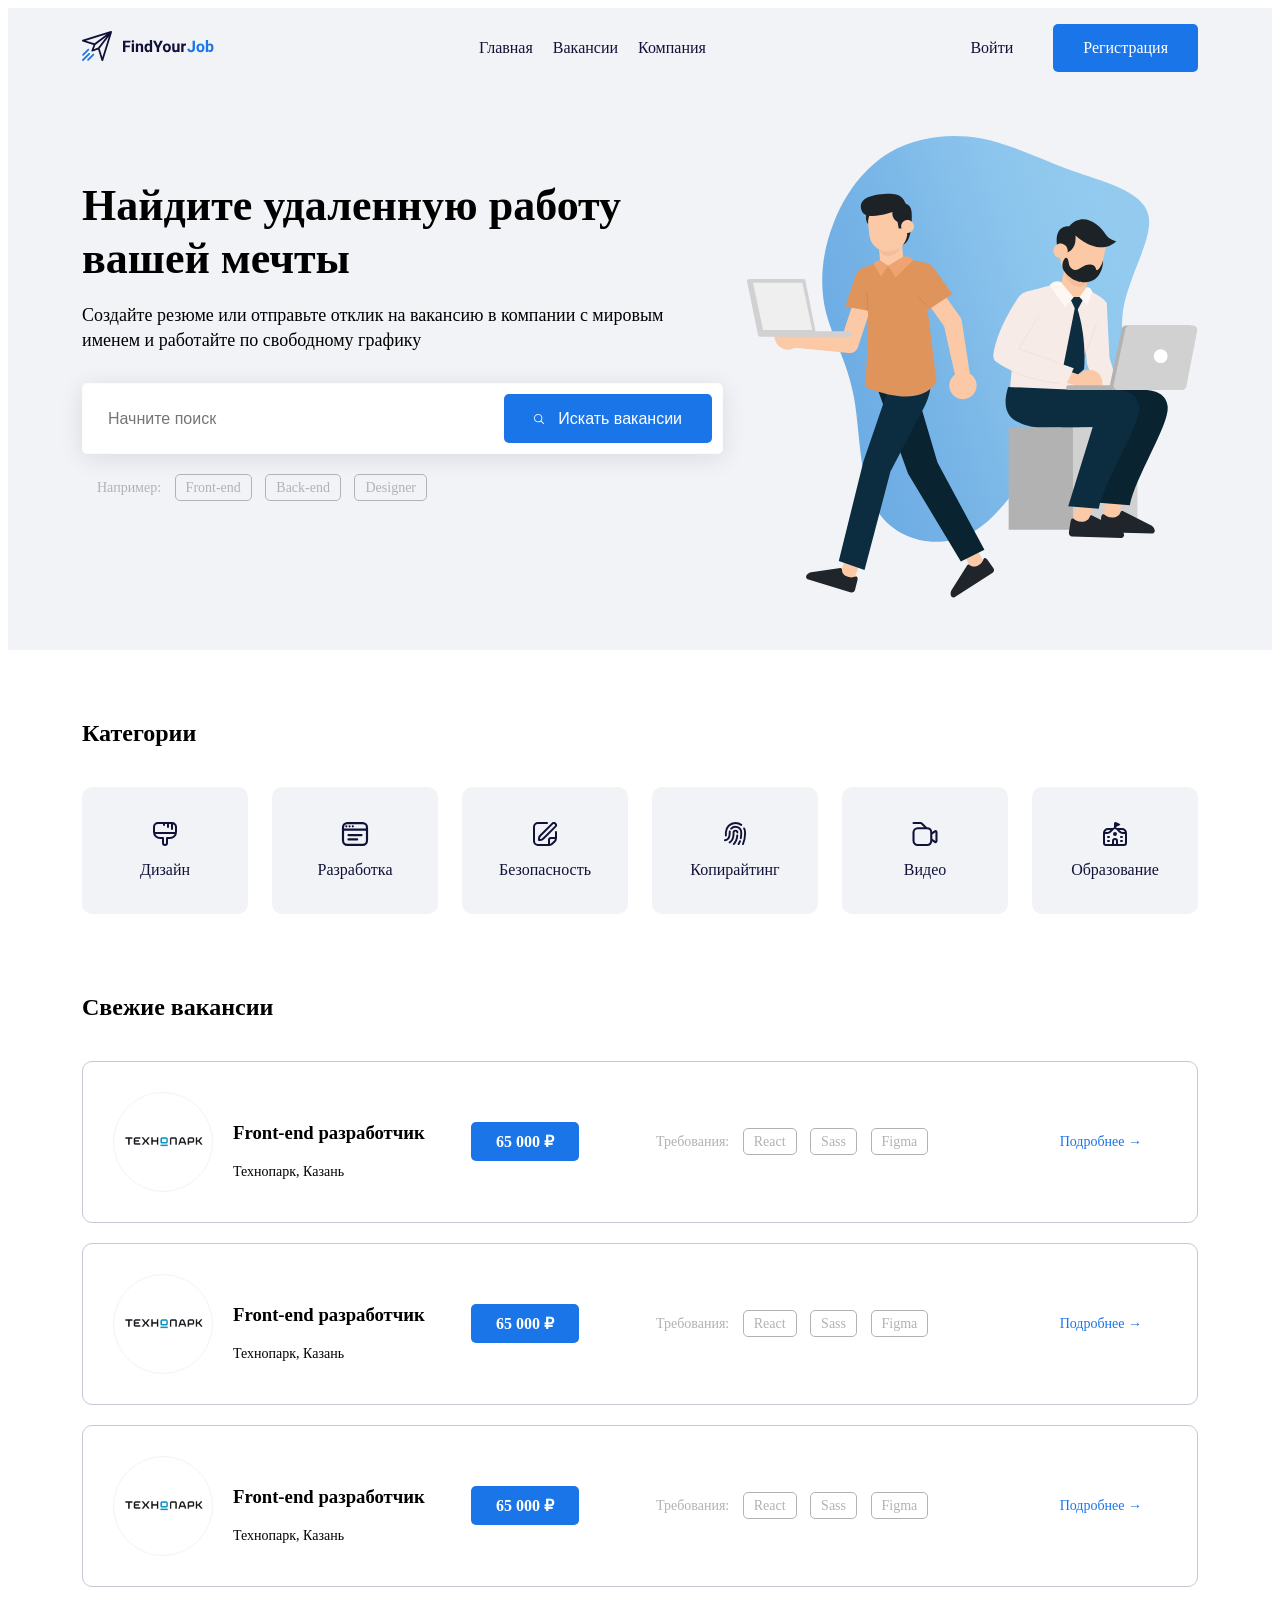
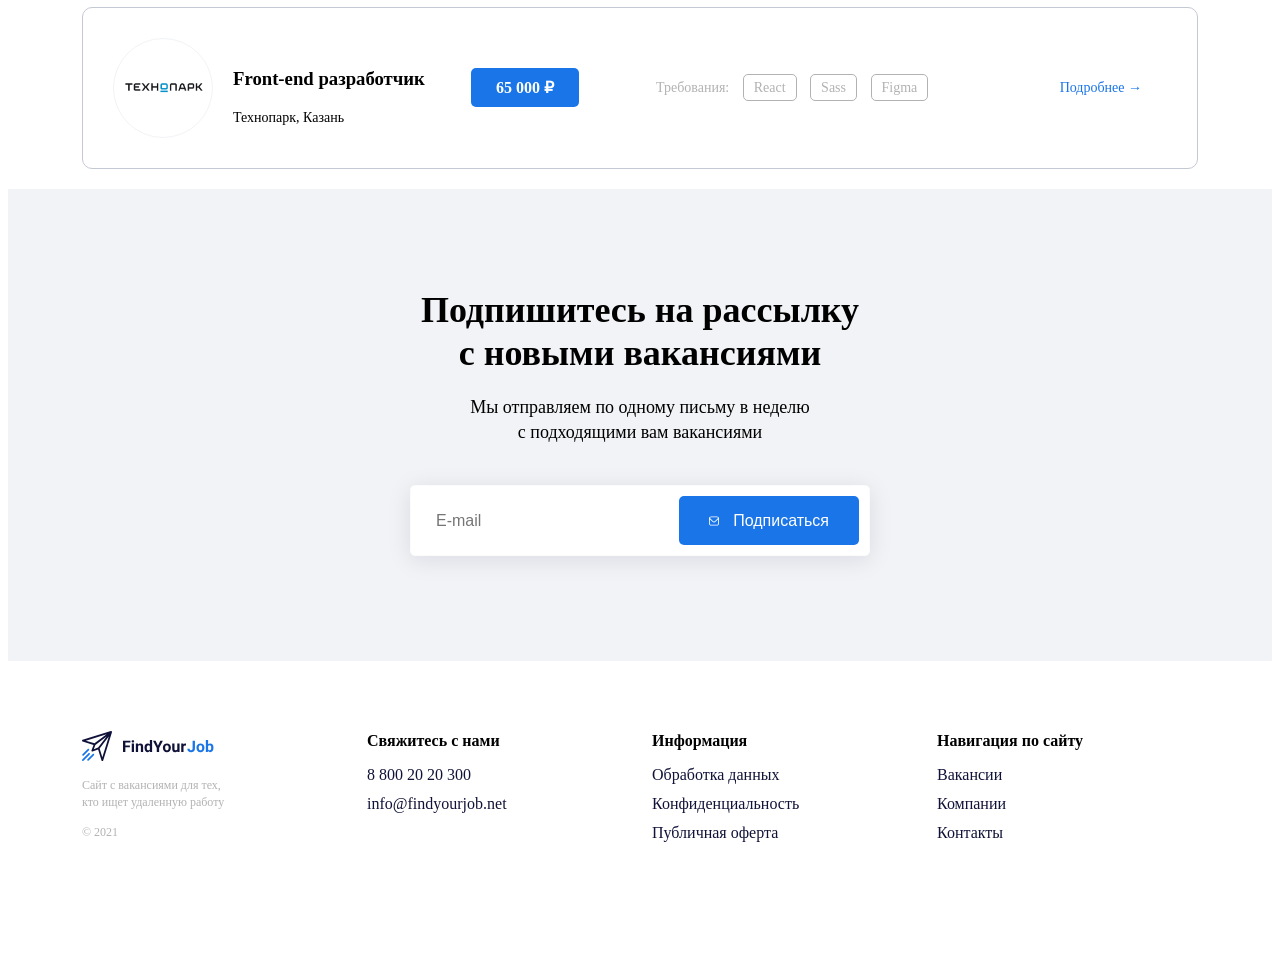
<file: index.html>
<!DOCTYPE html>
<html lang="ru">
<head>
    <meta charset="UTF-8">
    <meta http-equiv="X-UA-Compatible" content="IE=edge">
    <meta name="viewport" content="width=device-width, initial-scale=1.0"> <!-- Ширина подстраивается под устройство--> 
    <title>Find your job- сайт про удаленную работу</title>
    <link rel="stylesheet" href="css/style.css">
    <link rel="stylesheet" href="css/bootstrap-grid.min.css">
    <link rel="preconnect" href="https://fonts.gstatic.com">
    <link href="https://fonts.googleapis.com/css2?family=Fira+Sans:wght@400;700;900&display=swap" rel="stylesheet">
</head>
<body>
    <header class="header pb-5">
        <div class="container">
            
                <div class="d-flex pt-4 d-lg-none align-items-center justify-content-between">
                    <a href="#" class="logo-link">
                        <img src="img/logo.svg" alt="logo Find your job">
                    </a>
                                
                    <a href="#" class="menu-button">
                        <img src="img/menu-burger.svg" alt="burger-menu">
                    </a>
                </div>
                
             
            <div class="row align-items-center py-3 navbar flex-column flex-lg-row justify-content-center"> <!-- Строка /.row // align-items-center верикаль по центру  -->
                <a: href="#" class="close d-lg-none">&times;</a:>
                <div class="col-2 mb-5 mb-lg-0"> <!--колонка-->
                    <a href="#" class="logo-link">
                        <img src="img/logo.svg" alt="logo Find your job">
                    </a>
                </div>
                <div class="col-lg d-flex justify-content-center mb-5 mb-lg-0">
                    <nav class="nav ">
                        <ul class="menu align-items-center  d-flex flex-column flex-lg-row">
                            <li class="menu-item"><a href="#" class="menu-link">Главная</a></li>
                            <li class="menu-item"><a href="#" class="menu-link">Вакансии</a></li>
                            <li class="menu-item"><a href="#" class="menu-link">Компания</a></li>
                        </ul>
                    </nav>

                </div>
                <div class="col-lg-3 d-flex align-items-center justify-content-center justify-content-lg-end flex-column flex-lg-row">
                    <a href="#" class="button button-link">Войти</a>
                    <a href="#" class="button button-primary">Регистрация</a> <!-- кнопка с заливкой--> 
                </div>
            </div>
            <div class="row pt-5 hero" >
                <div class="col-xxl-5 col-lg-7 col-md-9">
                    <h1 class="hero-title">Найдите удаленную работу вашей мечты</h1>
                    <p class="hero-text">
                        Создайте резюме или отправьте отклик на вакансию в&nbsp;компании с мировым именем и работайте по свободному графику  <!-- &nbsp; неразрывный пробел -->
                    </p>
                    
                    <div class="input-group d-flex">
                        <input type="text" class="input" placeholder="Начните поиск">  <!-- placeholder подсказка -->
                        <button class="button button-primary">
                            <img class="button-icon" src="img/search.svg" alt="logo-search">
                            <span class="button-text d-none d-md-inline-block"> Искать вакансии </span> <!--d-none d-md-inline-block Исчезает при значении экрана меньше md-->
                        </button>                
                    </div>
                    <div class="tags-group">
                        <span class="tags-label">Например:</span>
                        <a href="#" class="tag">Front-end</a>
                        <a href="#" class="tag">Back-end</a>
                        <a href="#" class="tag">Designer</a>
                    </div>
                </div>
                <!-- /.col-5 -->
                <div class="col-xxl-6 offset-xxl-1 col-lg-5 mt-5 mt-lg-0"> <!-- / offset-1 отступ на 1// .row>.col-5+.col-6.offset-1|c -->
                    <img src="img/hero-image.svg" alt="people with laptops" class="hero">
                </div>
                <!-- /.col-6 offset-1 -->
            </div>
            <!-- /.row -->
        </div>
        <!-- /.container -->
    </header>
    <section class="section">
        <div class="container">
            <h2 class="section-title">Категории</h2>
            <div class="row">       <!--||.row>.col*6>a.card[href=#]>img.card-image+span.card-text||-->
                <div class="col-lg-2 col-md-4 mb-4 mb-lg-0 col-sm-6">
                    <a href="#" class="card d-flex flex-column align-items-center">
                        <svg height="24" class="card-icon">
                            <use xlink:href="img/icons.svg#brush"></use>
                        </svg>
                        <span class="card-text">Дизайн</span>
                    </a>
                </div>
                <div class="col-lg-2 col-md-4 mb-4 mb-lg-0 col-sm-6">
                    <a href="#" class="card d-flex flex-column align-items-center">
                        <svg height="24" class="card-icon">
                            <use xlink:href="img/icons.svg#browser"></use>
                        </svg>
                        <span class="card-text">Разработка</span>
                    </a>
                </div>
                <div class="col-lg-2 col-md-4 mb-4 mb-lg-0 col-sm-6">
                    <a href="#" class="card d-flex flex-column align-items-center">
                        <svg height="24" class="card-icon">
                            <use xlink:href="img/icons.svg#edit"></use>
                        </svg>
                        <span class="card-text">Безопасность</span>
                    </a>
                </div>
                <div class="col-lg-2 col-md-4 mb-4 mb-lg-0 col-sm-6">
                    <a href="#" class="card d-flex flex-column align-items-center">
                        <svg height="24" class="card-icon">
                            <use xlink:href="img/icons.svg#fingerprint"></use>
                        </svg>
                        <span class="card-text">Копирайтинг</span>
                    </a>
                </div>
                <div class="col-lg-2 col-md-4 mb-4 mb-lg-0 col-sm-6">
                    <a href="#" class="card d-flex flex-column align-items-center">
                        <svg height="24" class="card-icon">
                            <use xlink:href="img/icons.svg#video"></use>
                        </svg>
                        <span class="card-text">Видео</span>
                    </a>
                </div>
                <div class="col-lg-2 col-md-4 mb-4 mb-lg-0 col-sm-6" mb-4 mb-lg-0 col-sm-6>
                    <a href="#" class="card d-flex flex-column align-items-center">
                        <svg height="24" class="card-icon">
                            <use xlink:href="img/icons.svg#education"></use>
                        </svg>
                        <span class="card-text">Образование</span>
                    </a>
                </div>
            </div>
        </div>
    </section> 
    <section class="offers">
        <div class="container">
            <h2 class="section-title">Свежие вакансии</h2>
            <div class="offer d-flex align-items-center flex-column flex-lg-row">
                <div class="offer-image mb-4 mb-lg-0"></div>
                <div class="offer-title mb-4 mb-lg-0">
                    <h3 class="offer-heading">Front-end разработчик</h3>
                    <span class="offer-place">Технопарк, Казань</span>
                </div>
                <span class="offer-salary mb-4 mb-lg-0">65 000 ₽ </span>
                <div class="tags-group">
                    <span class="tags-label">Требования:</span>
                    <a href="#" class="tag">React</a>
                    <a href="#" class="tag">Sass</a>
                    <a href="#" class="tag">Figma</a>
                </div>
                <a href="#" class="more mt-5 mt-lg-0">Подробнее →</a>



            </div>
            <div class="offer d-flex align-items-center flex-column flex-lg-row">
                <div class="offer-image mb-4 mb-lg-0"></div>
                <div class="offer-title mb-4 mb-lg-0">
                    <h3 class="offer-heading">Front-end разработчик</h3>
                    <span class="offer-place">Технопарк, Казань</span>
                </div>
                <span class="offer-salary mb-4 mb-lg-0">65 000 ₽ </span>
                <div class="tags-group">
                    <span class="tags-label">Требования:</span>
                    <a href="#" class="tag">React</a>
                    <a href="#" class="tag">Sass</a>
                    <a href="#" class="tag">Figma</a>
                </div>
                <a href="#" class="more mt-5 mt-lg-0">Подробнее →</a>
            </div>
            <div class="offer d-flex align-items-center flex-column flex-lg-row">
                <div class="offer-image mb-4 mb-lg-0"></div>
                <div class="offer-title mb-4 mb-lg-0">
                    <h3 class="offer-heading">Front-end разработчик</h3>
                    <span class="offer-place">Технопарк, Казань</span>
                </div>
                <span class="offer-salary mb-4 mb-lg-0">65 000 ₽ </span>
                <div class="tags-group">
                    <span class="tags-label">Требования:</span>
                    <a href="#" class="tag">React</a>
                    <a href="#" class="tag">Sass</a>
                    <a href="#" class="tag">Figma</a>
                </div>
                <a href="#" class="more mt-5 mt-lg-0">Подробнее →</a>
            </div>
            <div class="offer d-flex align-items-center flex-column flex-lg-row">
                <div class="offer-image mb-4 mb-lg-0"></div>
                <div class="offer-title mb-4 mb-lg-0">
                    <h3 class="offer-heading">Front-end разработчик</h3>
                    <span class="offer-place">Технопарк, Казань</span>
                </div>
                <span class="offer-salary mb-4 mb-lg-0">65 000 ₽ </span>
                <div class="tags-group">
                    <span class="tags-label">Требования:</span>
                    <a href="#" class="tag">React</a>
                    <a href="#" class="tag">Sass</a>
                    <a href="#" class="tag">Figma</a>
                </div>
                <a href="#" class="more mt-5 mt-lg-0">Подробнее →</a>
            </div>

          
        </div>
    </section> 
    <section class="section subscribe">
        <div class="container">
            <form class="subscribe-form">
                <h2 class="subscribe-title">Подпишитесь на рассылку с новыми вакансиями</h2>
                <p class="subscribe-subtitle">Мы отправляем по одному письму в&nbsp;неделю с&nbsp;подходящими вам вакансиями</p>
                <div class="input-group d-flex">
                    <input type="text" class="input" placeholder="E-mail">  <!-- placeholder подсказка -->
                    <button class="button button-primary">
                        <img class="button-icon" src="img/subscribe.svg" alt="logo-search">
                        <span class="button-text  d-none d-md-inline-block"> Подписаться</span>
                    </button>                
                </div>
            </form>
        </div>
    </section>
    <footer class="footer">
        <div class="container">
            <div class="row">
                <div class="col-lg-3 col-sm-6 mb-5 mb-lg-0 col-7 mx-auto">
                    <img src="img/logo.svg" alt="log:FindYourJob" class="footer-logo">
                    <p class="footer-description">Сайт с вакансиями для тех,<br> кто ищет удаленную работу</p>
                    <span class="footer-copyright">© 2021</span>

                </div>
                <div class="col-lg-3 col-sm-6 mb-5 mb-lg-0 col-7 mx-auto">
                    <h3 class="footer-title">Свяжитесь с нами</h3>
                    <ul class="footer-list">
                        <li class="footer-list-item"><a href="tel:+7 800 20 20 300" class="footer-list-link">8 800 20 20 300</a></li>
                        <li class="footer-list-item"><a href="mailto:info@findyourjob.net" class="footer-list-link">info@findyourjob.net</a></li>

                    </ul>

                </div>
                <div class="col-lg-3 col-sm-6 mb-5 mb-lg-0 col-7 mx-auto">
                    <h3 class="footer-title">Информация</h3>
                    <ul class="footer-list">
                        <li class="footer-list-item"><a href=# class="footer-list-link">Обработка данных</a></li>
                        <li class="footer-list-item"><a href=# class="footer-list-link">Конфиденциальность</a></li>
                        <li class="footer-list-item"><a href=# class="footer-list-link">Публичная оферта</a></li>

                    </ul>
                </div>
                <div class="col-lg-3 col-sm-6 mb-5 mb-lg-0 col-7 mx-auto">
                    <h3 class="footer-title">Навигация по сайту</h3>
                    <ul class="footer-list">
                        <li class="footer-list-item"><a href=# class="footer-list-link">Вакансии</a></li>
                        <li class="footer-list-item"><a href=# class="footer-list-link">Компании</a></li>
                        <li class="footer-list-item"><a href=# class="footer-list-link">Контакты</a></li>
                    </ul>


                </div>
            </div>
        </div>

    </footer>
<script src="js/main.js"></script>
</body>
</html>
</file>
<file: css/style.css>
*,*:before,*:after {
    box-sizing: border-box; /* Автоматически считает высоту и ширину обьектов*/
}
img {
    max-width: 100%;
}

.body {
    margin: 0;
    font-family: 'Fira Sans', sans-serif;
    font-size: 16px;    /* Шрифт по умолч размер */
    color: #111238;
}
.header{
    background: #F2F3F6;
    
}
.menu{
    list-style: none; /* отключает эффекты списка*/
    padding: 0; /* Внутренние отступы*/
    margin: 0; /* Внешние */
}
.menu-item:not(:last-child) /* Добавили условие к классу */
{
    margin-right: 20px;
}
.menu-link {
    color: #111238;
    text-decoration: none;
}
.button {
    border: none;
    text-decoration: none;
    display: inline-block;
    font-size: 16px;
}
.button-link{
    color:#111238;
    padding: 10px;
    margin-right: 30px;
   
}
.button-primary{
    color: #FFFFFF;
    background-color: #1A75E8;
    border-radius: 5px;
    padding: 15px 30px;
}
.button-icon{
    vertical-align: middle;
    max-width: 10px;
}
.button-text{
    vertical-align: middle;
    margin-left: 10px;
}
.hero-title{
    font-size: 44px;
    line-height: 53px;
    margin-bottom: 15px;
    margin-top: 43px;
}
.hero-text{
    font-size: 18px;
    line-height: 140%;
    margin-bottom: 30px;
}
.input-group{
    background-color: #fff;
    border: 1px solid rgba(209, 209, 209, 0.1);
    padding: 10px;
    box-shadow: 0px 4px 25px rgba(15, 17, 56, 0.1);
    border-radius: 5px;
    margin-bottom: 25px;
}
.input {
    border:none;
    flex-grow: 1;
    font-size: 16px;
    line-height: 19px;
    background-color: #fff;
    padding-left: 15px;
}
.tags-group{
    margin-left: 15px;
    color: #B2B2B2;
    font-size: 14px;
    line-height: 17px;
}
.tag{
    text-decoration: none;
    color: #B2B2B2;
    padding: 5px 10px;
    margin-left: 10px;
    border: 1px solid #B2B2B2;
    border-radius: 5px;
}
.section{
    padding-top: 70px;
    padding-bottom: 80px;
}
.section-title{
    margin-bottom: 40px;
    margin-top: 0;
}
.card-icon{
    fill: #111238;
    margin-bottom: 15px;
    transition: fill 0.2s;
}
.card-icon:hover{       /*цвет менятся при наведении на иконку*/
    fill:#1A75E8;
}
.card{
    text-decoration: none;
    color: #111238;
    background: #F2F3F6;
    border-radius: 10px;
    padding: 35px 55px;
    transition: background 0.2s, color 0.2s; /*плавная смена цвета*/
}
.card:hover {    /* эффект при наведении*/
    background: #1A75E8;
    color: #FFFFFF;
}
.card:hover .card-icon {
    fill: #FFFFFF;
}
.offer {
    border: 1px solid #C5C9D5;
    border-radius: 10px;
    padding: 30px;
    margin-bottom: 20px;
}
.offer-image{
    width: 100px;
    height: 100px;
    border-radius: 50%;
    border: 1px solid #F2F3F6;
    background: #FFF url("../img/logo-company.png") no-repeat center / contain;
    
}
/*
input.focus {           обводка кнопки в фокусе
    outline: none;
}
*/
.offer-header{
    font-size: 16px;
    line-height: 19px;
    margin-bottom: 10px;
    margin-top: 0;

}
.offer-title{

    margin-left: 20px;
}
.offer-place {
    font-size: 14px;
    line-height: 17px;
}
.offer-salary {
    margin-left: 46px;
    margin-right: 62px;
    font-weight: bold;
    font-size: 16px;
    line-height: 19px;
    color:#FFFFFF;
    background: #1A75E8;
    border-radius: 5px;
    padding: 10px 25px;
}
.more{
    color: #1A75E8;
    font-size: 14px;
    line-height: 17px;
    text-decoration: none;
    margin-left: auto; 
    margin-right: 25px;

}
.subscribe {
    background: #F2F3F6;
}
.subscribe-form {
    max-width: 460px;
    margin: auto;
    text-align: center;

}
.subscribe-title {
    font-size: 36px;
    line-height: 43px;
    margin-bottom: 20px;
}
.subscribe-subtitle{
    font-size: 18px;
    line-height: 140%;
    margin-bottom: 40px;
}
.footer{
    padding-top: 70px;
    padding-bottom: 100px;
}
.footer-description, .footer-copyright {
    font-size: 12px;
    line-height: 140%;
    color: #b2b2b2;
}
.footer-title {
    font-weight: bold;
    font-size: 16px;
    line-height: 19px;
    margin-top: 0;
    margin-bottom: 15px;

}
.footer-list {
    padding: 0;
    margin: 0;
    list-style: none;
}
.footer-list-link {
    display: block;
    margin-bottom: 10px;
    font-size: 16px;
    line-height: 19px;
    color: #111238;
    text-decoration: none;

}
@media (max-width: 1200px) {    /* как себя должен вести элемент когда наступает определенный размер экрана*/
    .offer-salary {
        margin-left: 30px;
        margin-right: 30px;
    }
    .more{
        margin-right: 0;
    }
}
@media (max-width: 992px) {
    .more {
        margin-right: auto;
        margin-left: auto;
    }
   
    .offer-title {
        text-align: center;
        margin-left: 0;
    }
    .tag {
        margin-left: 5px;
        margin-right: 5px;
    }
    .navbar {
        position: fixed;
        left: 0;
        top: 0;
        width: 100%;
        height: 100%;
        background-color: #fff;
        transform:translateX(-100%);
        transition: transform 0.3s;

    }
    .is-open {      /**навбар открыт**/
        transform:translateX(0);
    }
    .menu-item:not(:last-child){
        margin-right: 0;
    }
    .button-link {
        margin-right: 0;
    }
    .close {
        position: fixed;
        top: 10px;
        right: 10px;  
        text-decoration: none;
        font-size: 24px;
        text-align: right;
        padding: 20px;
    }
}
@media (max-width: 576px) {
    .tags-label {
        margin-bottom: 20px;
        text-align: center;
        display: block;
    }
    .footer {
        text-align: center;
    }
    .card {
        max-width: 250px;
        margin: auto
    }
    .section-title {
        text-align: center;
    }
    .hero {
        text-align: center;
    }
    .hero-title{
        font-size: 24px;
        line-height: 1,4;
    }

}
</file>
